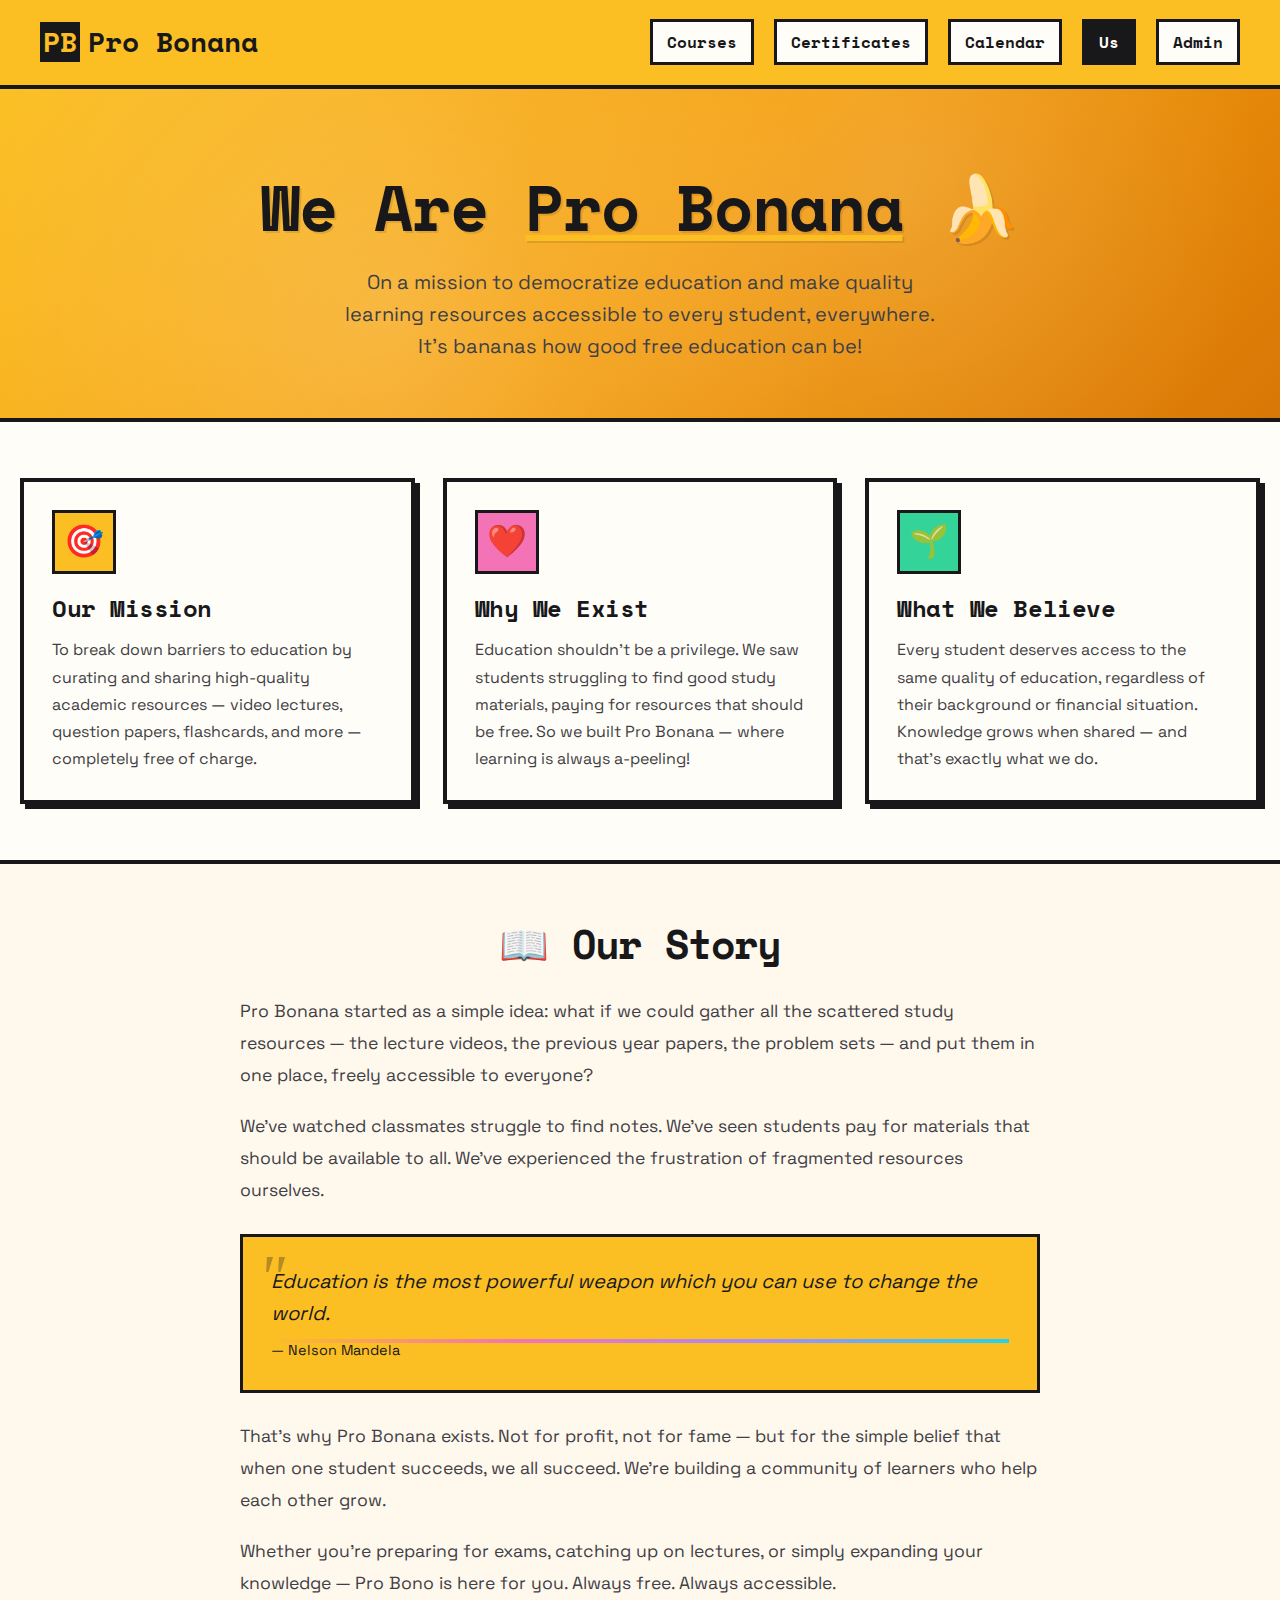
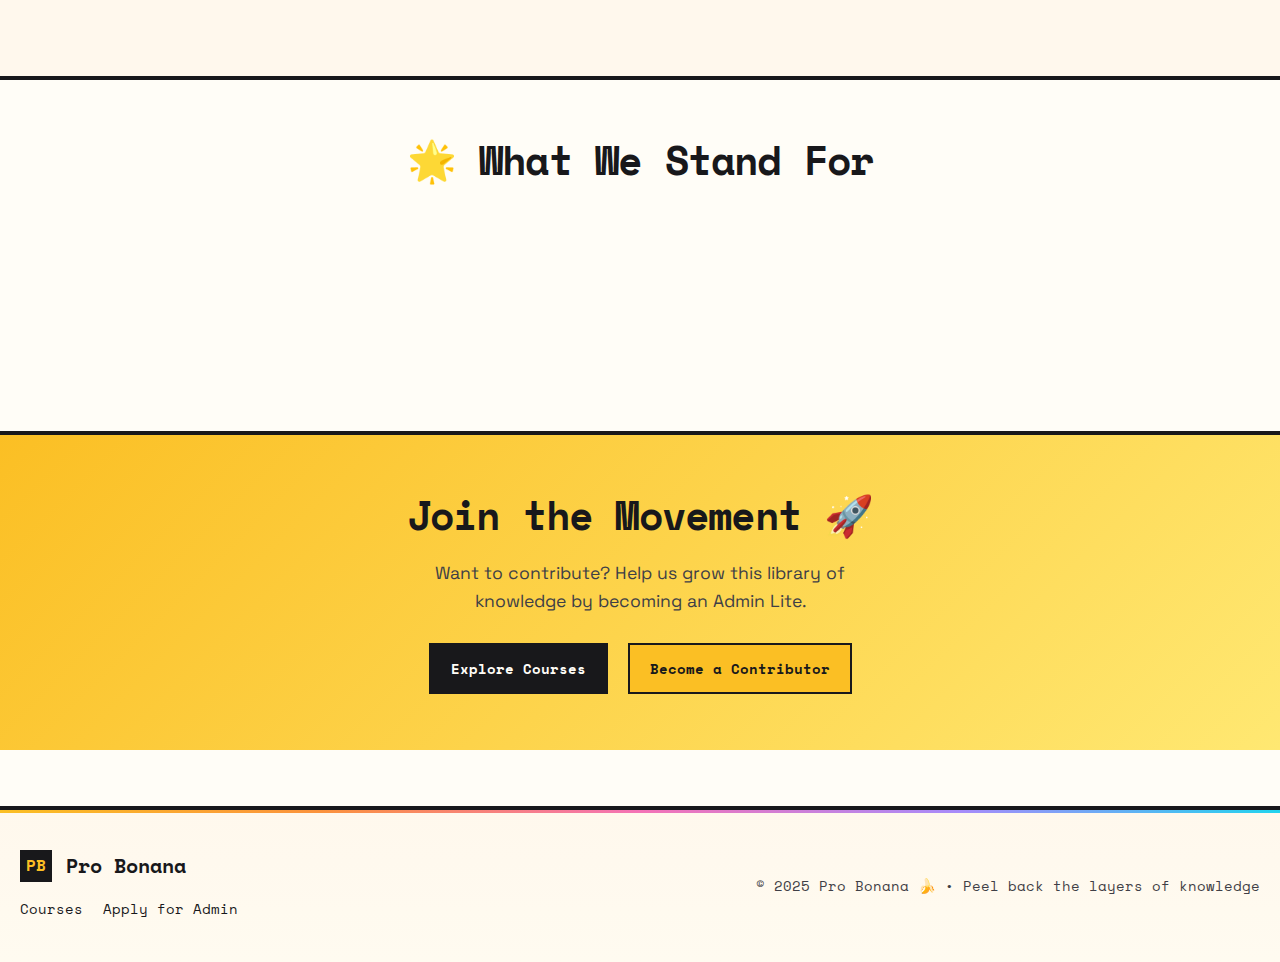
<file: us.html>
<!DOCTYPE html>
<html lang="en">

<head>
    <meta charset="UTF-8">
    <meta name="viewport" content="width=device-width, initial-scale=1.0">
    <meta name="description"
        content="Learn about Pro Bonana - Our mission to make quality education accessible to everyone.">
    <title>About Us | Pro Bonana</title>
    <link rel="preconnect" href="https://fonts.googleapis.com">
    <link rel="preconnect" href="https://fonts.gstatic.com" crossorigin>
    <link
        href="https://fonts.googleapis.com/css2?family=Space+Grotesk:wght@400;500;600;700&family=Space+Mono:wght@400;700&display=swap"
        rel="stylesheet">
    <link rel="stylesheet" href="styles.css">
    <style>
        .about-hero {
            background: var(--gradient-hero);
            border-bottom: var(--border-extra);
            padding: var(--space-3xl) 0 var(--space-2xl);
            text-align: center;
            position: relative;
            overflow: hidden;
        }

        .about-hero::before {
            content: '';
            position: absolute;
            inset: 0;
            background:
                radial-gradient(circle at 30% 70%, rgba(255, 255, 255, 0.2) 0%, transparent 50%),
                radial-gradient(circle at 70% 30%, rgba(255, 255, 255, 0.15) 0%, transparent 40%);
            pointer-events: none;
        }

        .about-hero h1 {
            font-size: clamp(2.5rem, 8vw, 4rem);
            margin-bottom: var(--space-md);
            letter-spacing: -0.02em;
            text-shadow: 2px 2px 0 rgba(0, 0, 0, 0.1);
            position: relative;
        }

        .about-hero p {
            font-size: clamp(1rem, 2.5vw, 1.25rem);
            max-width: 600px;
            margin: 0 auto;
            color: var(--text-secondary);
            line-height: 1.6;
            position: relative;
        }

        .mission-section {
            padding: var(--space-2xl) 0;
        }

        .mission-grid {
            display: grid;
            grid-template-columns: repeat(auto-fit, minmax(320px, 1fr));
            gap: var(--space-lg);
        }

        .mission-card {
            background: var(--bg-primary);
            border: var(--border-extra);
            box-shadow: var(--shadow-md);
            padding: var(--space-lg);
            transition: all 0.25s ease;
        }

        .mission-card:hover {
            transform: translate(-6px, -6px);
            box-shadow: 10px 10px 0 var(--border-color);
        }

        .mission-icon {
            width: 64px;
            height: 64px;
            border: var(--border-thick);
            display: flex;
            align-items: center;
            justify-content: center;
            font-size: 2rem;
            margin-bottom: var(--space-md);
        }

        .mission-card h3 {
            font-size: 1.5rem;
            margin-bottom: var(--space-sm);
        }

        .mission-card p {
            color: var(--text-secondary);
            line-height: 1.7;
        }

        .story-section {
            background: var(--bg-secondary);
            border-top: var(--border-extra);
            border-bottom: var(--border-extra);
            padding: var(--space-2xl) 0;
        }

        .story-content {
            max-width: 800px;
            margin: 0 auto;
        }

        .story-content h2 {
            font-size: 2.5rem;
            margin-bottom: var(--space-lg);
            text-align: center;
        }

        .story-content p {
            font-size: 1.1rem;
            line-height: 1.8;
            margin-bottom: var(--space-md);
            color: var(--text-secondary);
        }

        .story-content blockquote {
            background: var(--accent-yellow);
            border: var(--border-thick);
            padding: var(--space-lg);
            margin: var(--space-lg) 0;
            font-size: 1.25rem;
            font-style: italic;
            position: relative;
        }

        .story-content blockquote::before {
            content: '"';
            font-size: 4rem;
            position: absolute;
            top: -10px;
            left: 15px;
            font-family: Georgia, serif;
            color: var(--text-primary);
            opacity: 0.3;
        }

        .values-section {
            padding: var(--space-2xl) 0;
        }

        .values-section h2 {
            font-size: 2.5rem;
            text-align: center;
            margin-bottom: var(--space-lg);
        }

        .values-list {
            display: flex;
            flex-wrap: wrap;
            gap: var(--space-md);
            justify-content: center;
        }

        .value-item {
            background: var(--bg-primary);
            border: var(--border-thick);
            padding: var(--space-md) var(--space-lg);
            font-family: var(--font-mono);
            font-weight: 600;
            display: flex;
            align-items: center;
            gap: var(--space-sm);
            transition: all 0.2s ease;
        }

        .value-item:hover {
            transform: translateY(-4px);
            box-shadow: var(--shadow-sm);
        }

        .value-item:nth-child(1) {
            border-color: var(--accent-yellow);
        }

        .value-item:nth-child(2) {
            border-color: var(--accent-pink);
        }

        .value-item:nth-child(3) {
            border-color: var(--accent-green);
        }

        .value-item:nth-child(4) {
            border-color: var(--accent-purple);
        }

        .value-item:nth-child(5) {
            border-color: var(--accent-cyan);
        }

        .cta-section {
            background: linear-gradient(135deg, var(--accent-yellow) 0%, #FFE872 100%);
            border-top: var(--border-extra);
            padding: var(--space-2xl) 0;
            text-align: center;
        }

        .cta-section h2 {
            font-size: 2.5rem;
            margin-bottom: var(--space-md);
        }

        .cta-section p {
            font-size: 1.1rem;
            margin-bottom: var(--space-lg);
            max-width: 500px;
            margin-left: auto;
            margin-right: auto;
        }

        .cta-buttons {
            display: flex;
            gap: var(--space-md);
            justify-content: center;
            flex-wrap: wrap;
        }

        @media (max-width: 768px) {
            .about-hero h1 {
                font-size: 2.5rem;
            }

            .story-content h2,
            .values-section h2,
            .cta-section h2 {
                font-size: 2rem;
            }
        }
    </style>
</head>

<body>
    <!-- Header -->
    <header class="header">
        <div class="container header-content">
            <a href="index.html" class="logo">
                <div class="logo-icon">PB</div>
                <span>Pro Bonana</span>
            </a>
            <button class="nav-toggle" id="navToggle" aria-label="Toggle navigation" aria-expanded="false">
                <span></span>
                <span></span>
                <span></span>
            </button>
            <nav id="mainNav">
                <ul class="nav-links">
                    <li><a href="index.html">Courses</a></li>
                    <li><a href="certificate-courses.html">Certificates</a></li>
                    <li><a href="calendar.html">Calendar</a></li>
                    <li><a href="us.html" style="background: var(--text-primary); color: var(--bg-primary);">Us</a></li>
                    <li><a href="admin.html">Admin</a></li>
                </ul>
            </nav>
        </div>
    </header>

    <!-- Hero Section -->
    <section class="about-hero">
        <div class="container">
            <h1>We Are <span style="text-decoration: underline; text-decoration-color: var(--accent-yellow);">Pro
                    Bonana</span> 🍌</h1>
            <p>On a mission to democratize education and make quality learning resources accessible to every student,
                everywhere. It's bananas how good free education can be!</p>
        </div>
    </section>

    <!-- Mission Cards -->
    <section class="mission-section">
        <div class="container">
            <div class="mission-grid">
                <div class="mission-card">
                    <div class="mission-icon" style="background: var(--accent-yellow);">🎯</div>
                    <h3>Our Mission</h3>
                    <p>To break down barriers to education by curating and sharing high-quality academic resources —
                        video lectures, question papers, flashcards, and more — completely free of charge.</p>
                </div>
                <div class="mission-card">
                    <div class="mission-icon" style="background: var(--accent-pink);">❤️</div>
                    <h3>Why We Exist</h3>
                    <p>Education shouldn't be a privilege. We saw students struggling to find good study materials,
                        paying for resources that should be free. So we built Pro Bonana — where learning is always
                        a-peeling!</p>
                </div>
                <div class="mission-card">
                    <div class="mission-icon" style="background: var(--accent-green);">🌱</div>
                    <h3>What We Believe</h3>
                    <p>Every student deserves access to the same quality of education, regardless of their background or
                        financial situation. Knowledge grows when shared — and that's exactly what we do.</p>
                </div>
            </div>
        </div>
    </section>

    <!-- Story Section -->
    <section class="story-section">
        <div class="container">
            <div class="story-content">
                <h2>📖 Our Story</h2>
                <p>Pro Bonana started as a simple idea: what if we could gather all the scattered study resources — the
                    lecture videos, the previous year papers, the problem sets — and put them in one place, freely
                    accessible to everyone?</p>

                <p>We've watched classmates struggle to find notes. We've seen students pay for materials that should be
                    available to all. We've experienced the frustration of fragmented resources ourselves.</p>

                <blockquote>
                    Education is the most powerful weapon which you can use to change the world.
                    <footer style="font-style: normal; font-size: 0.9rem; margin-top: 10px;">— Nelson Mandela</footer>
                </blockquote>

                <p>That's why Pro Bonana exists. Not for profit, not for fame — but for the simple belief that when one
                    student succeeds, we all succeed. We're building a community of learners who help each other grow.
                </p>

                <p>Whether you're preparing for exams, catching up on lectures, or simply expanding your knowledge — Pro
                    Bono is here for you. Always free. Always accessible.</p>
            </div>
        </div>
    </section>

    <!-- Values Section -->
    <section class="values-section">
        <div class="container">
            <h2>🌟 What We Stand For</h2>
            <div class="values-list">
                <div class="value-item">✨ Accessibility First</div>
                <div class="value-item">🤝 Community Driven</div>
                <div class="value-item">📚 Quality Content</div>
                <div class="value-item">🔓 Always Free</div>
                <div class="value-item">💡 Student Empowerment</div>
            </div>
        </div>
    </section>

    <!-- CTA Section -->
    <section class="cta-section">
        <div class="container">
            <h2>Join the Movement 🚀</h2>
            <p>Want to contribute? Help us grow this library of knowledge by becoming an Admin Lite.</p>
            <div class="cta-buttons">
                <a href="index.html" class="btn btn-secondary">Explore Courses</a>
                <a href="apply-admin.html" class="btn btn-primary">Become a Contributor</a>
            </div>
        </div>
    </section>

    <!-- Footer -->
    <footer class="footer">
        <div class="container footer-content">
            <div class="footer-left">
                <div class="footer-logo">
                    <div class="logo-icon" style="width: 32px; height: 32px; font-size: 1rem;">PB</div>
                    <span>Pro Bonana</span>
                </div>
                <ul class="footer-links">
                    <li><a href="index.html">Courses</a></li>
                    <li><a href="apply-admin.html">Apply for Admin</a></li>
                </ul>
            </div>
            <p style="font-family: var(--font-mono); font-size: 0.9rem;">© 2025 Pro Bonana 🍌 • Peel back the layers of
                knowledge</p>
        </div>
    </footer>
    <script src="theme.js"></script>
</body>

</html>
</file>
<file: styles.css>
/* Pro Bonana - Neo Brutalism Design System */
/* Enhanced v3.0 - Polished with refined aesthetics */

/* ===== CSS Variables ===== */
:root {
  /* Colors - Warmer, more refined palette */
  --bg-primary: #FFFDF7;
  --bg-secondary: #FFF8ED;
  --bg-tertiary: #FFFBF0;
  --bg-card: #FFFFFF;
  --text-primary: #18181B;
  --text-secondary: #3F3F46;
  --text-muted: #71717A;
  --border-color: #18181B;

  /* Accent Colors - Refined vibrant palette */
  --accent-yellow: #FBBF24;
  --accent-yellow-light: #FDE68A;
  --accent-green: #34D399;
  --accent-green-light: #A7F3D0;
  --accent-pink: #F472B6;
  --accent-pink-light: #FBCFE8;
  --accent-purple: #A78BFA;
  --accent-purple-light: #DDD6FE;
  --accent-orange: #FB923C;
  --accent-cyan: #22D3EE;
  --accent-blue: #60A5FA;
  --accent-red: #F87171;

  /* Premium Gradients */
  --gradient-yellow: linear-gradient(135deg, #FBBF24 0%, #FDE047 50%, #FEF08A 100%);
  --gradient-green: linear-gradient(135deg, #34D399 0%, #6EE7B7 100%);
  --gradient-pink: linear-gradient(135deg, #F472B6 0%, #FB7185 100%);
  --gradient-purple: linear-gradient(135deg, #A78BFA 0%, #C4B5FD 100%);
  --gradient-hero: linear-gradient(135deg, #FBBF24 0%, #F59E0B 50%, #D97706 100%);
  --gradient-premium: linear-gradient(135deg, #667eea 0%, #764ba2 100%);

  /* Borders - Slightly softer */
  --border-thin: 2px solid var(--border-color);
  --border-thick: 3px solid var(--border-color);
  --border-extra: 4px solid var(--border-color);

  /* Shadows - Refined Neo Brutalism with subtle depth */
  --shadow-xs: 2px 2px 0 var(--border-color);
  --shadow-sm: 3px 3px 0 var(--border-color);
  --shadow-md: 5px 5px 0 var(--border-color);
  --shadow-lg: 7px 7px 0 var(--border-color);
  --shadow-xl: 10px 10px 0 var(--border-color);
  --shadow-soft: 0 4px 20px rgba(0, 0, 0, 0.08);
  --shadow-glow: 0 0 30px rgba(251, 191, 36, 0.3);

  /* Typography */
  --font-primary: 'Space Grotesk', -apple-system, BlinkMacSystemFont, sans-serif;
  --font-mono: 'Space Mono', ui-monospace, monospace;

  /* Spacing - More refined scale */
  --space-2xs: 0.25rem;
  --space-xs: 0.5rem;
  --space-sm: 0.875rem;
  --space-md: 1.25rem;
  --space-lg: 1.75rem;
  --space-xl: 2.5rem;
  --space-2xl: 3.5rem;
  --space-3xl: 5rem;

  /* Border Radius */
  --radius-xs: 2px;
  --radius-sm: 4px;
  --radius-md: 6px;
  --radius-lg: 12px;

  /* Transitions - Smoother */
  --transition-fast: 0.15s cubic-bezier(0.4, 0, 0.2, 1);
  --transition-smooth: 0.25s cubic-bezier(0.4, 0, 0.2, 1);
  --transition-bounce: 0.4s cubic-bezier(0.68, -0.55, 0.265, 1.55);

  /* Z-Index Scale */
  --z-dropdown: 100;
  --z-sticky: 200;
  --z-modal: 1000;
  --z-toast: 9000;
  --z-loader: 9999;
}

/* ===== Dark Mode Variables ===== */
[data-theme="dark"] {
  /* IMPORTANT: Keep borders BLACK for Neo Brutalism aesthetic */
  --border-color: #1A1A1A;

  /* Dark backgrounds */
  --bg-primary: #1E1E1E;
  --bg-secondary: #2A2A2A;
  --bg-tertiary: #333333;

  /* Bright text for legibility */
  --text-primary: #FFFFFF;
  --text-secondary: #D0D0D0;
  --text-muted: #A0A0A0;

  /* Accent colors stay vibrant */
  --accent-yellow: #FFD93D;
  --accent-green: #6BCB77;
  --accent-pink: #FF6B9D;
  --accent-purple: #A66CFF;
  --accent-orange: #FF9F45;
  --accent-cyan: #4ECDC4;
  --accent-blue: #5B8DEE;
  --accent-red: #FF6B6B;

  /* Shadows stay BLACK */
  --shadow-sm: 4px 4px 0 #1A1A1A;
  --shadow-md: 6px 6px 0 #1A1A1A;
  --shadow-lg: 8px 8px 0 #1A1A1A;
  --shadow-xl: 12px 12px 0 #1A1A1A;
}

/* Dark mode transitions */
body,
.header,
.card,
.btn,
.form-input,
.form-textarea,
.form-select,
.nav-links a,
.modal,
.modal-header,
.admin-sidebar,
.admin-table,
.footer,
.toast,
.filter-pill,
.search-input,
.resource-item,
.tag,
.badge,
.stats-bar,
.login-card {
  transition: background-color 0.3s ease, color 0.3s ease;
}

/* ===== Dark Mode Component Overrides ===== */

/* Header */
[data-theme="dark"] .header {
  background: var(--accent-yellow);
}

[data-theme="dark"] .logo-icon {
  background: #1A1A1A;
  color: var(--accent-yellow);
}

[data-theme="dark"] .nav-links a {
  background: var(--bg-primary);
  color: var(--text-primary);
  border-color: #1A1A1A;
}

[data-theme="dark"] .nav-links a:hover {
  background: #1A1A1A;
  color: var(--bg-primary);
}

/* Hero Section */
[data-theme="dark"] .hero {
  background: linear-gradient(135deg, #2A2A2A 0%, #1E1E1E 100%);
  border-bottom-color: #1A1A1A;
}

[data-theme="dark"] .hero h1,
[data-theme="dark"] .hero p {
  color: var(--text-primary);
}

/* Cards */
[data-theme="dark"] .card {
  background: var(--bg-secondary);
  border-color: #1A1A1A;
}

[data-theme="dark"] .card-header {
  border-bottom-color: #1A1A1A;
}

[data-theme="dark"] .card-title {
  color: var(--text-primary);
}

[data-theme="dark"] .card-description {
  color: var(--text-secondary);
}

/* Buttons */
[data-theme="dark"] .btn {
  background: var(--bg-secondary);
  color: var(--text-primary);
  border-color: #1A1A1A;
}

[data-theme="dark"] .btn-primary {
  background: var(--accent-yellow);
  color: #1A1A1A;
}

[data-theme="dark"] .btn-secondary {
  background: #1A1A1A;
  color: var(--text-primary);
}

[data-theme="dark"] .btn-danger {
  background: var(--accent-pink);
  color: #1A1A1A;
}

[data-theme="dark"] .btn-success {
  background: var(--accent-blue);
  color: #1A1A1A;
}

/* Footer */
[data-theme="dark"] .footer {
  background: var(--bg-secondary);
  border-top-color: #1A1A1A;
}

/* Stats Bar */
[data-theme="dark"] .stats-bar {
  background: var(--bg-secondary);
  border-color: #1A1A1A;
}

[data-theme="dark"] .stat-value {
  color: var(--text-primary);
}

[data-theme="dark"] .stat-label {
  color: var(--text-secondary);
}

/* Filter Pills */
[data-theme="dark"] .filter-pill {
  background: var(--bg-secondary);
  color: var(--text-primary);
  border-color: #1A1A1A;
}

[data-theme="dark"] .filter-pill.active {
  background: var(--accent-yellow);
  color: #1A1A1A;
}

[data-theme="dark"] .filter-label {
  color: var(--text-primary);
}

/* Search Input */
[data-theme="dark"] .search-input {
  background: var(--bg-secondary);
  color: var(--text-primary);
  border-color: #1A1A1A;
}

[data-theme="dark"] .search-input::placeholder {
  color: var(--text-muted);
}

/* Tags */
[data-theme="dark"] .tag {
  background: var(--bg-tertiary);
  border-color: #1A1A1A;
  color: var(--text-primary);
}

/* Resource Items */
[data-theme="dark"] .resource-item {
  background: var(--bg-secondary);
  border-color: #1A1A1A;
}

[data-theme="dark"] .resource-title {
  color: var(--text-primary);
}

[data-theme="dark"] .resource-link {
  background: var(--accent-yellow);
  color: #1A1A1A;
  border-color: #1A1A1A;
}

/* Modals */
[data-theme="dark"] .modal {
  background: var(--bg-secondary);
  border-color: #1A1A1A;
}

[data-theme="dark"] .modal-header {
  background: var(--accent-yellow);
  border-bottom-color: #1A1A1A;
  color: #1A1A1A;
}

[data-theme="dark"] .modal-title {
  color: #1A1A1A;
}

[data-theme="dark"] .modal-close {
  background: var(--bg-primary);
  color: var(--text-primary);
  border-color: #1A1A1A;
}

[data-theme="dark"] .modal-body {
  color: var(--text-primary);
}

[data-theme="dark"] .modal-footer {
  border-top-color: #1A1A1A;
}

/* Admin Sidebar */
[data-theme="dark"] .admin-sidebar {
  background: var(--bg-secondary);
  border-right-color: #1A1A1A;
}

[data-theme="dark"] .admin-sidebar h3 {
  color: var(--text-primary);
}

[data-theme="dark"] .sidebar-nav a {
  color: var(--text-primary);
}

[data-theme="dark"] .sidebar-nav a:hover,
[data-theme="dark"] .sidebar-nav a.active {
  background: var(--bg-tertiary);
  border-color: #1A1A1A;
}

/* Admin Tables */
[data-theme="dark"] .admin-table {
  border-color: #1A1A1A;
}

[data-theme="dark"] .admin-table th {
  background: var(--bg-tertiary);
  color: var(--text-primary);
  border-color: #1A1A1A;
}

[data-theme="dark"] .admin-table td {
  color: var(--text-primary);
  border-color: #1A1A1A;
}

[data-theme="dark"] .admin-table tr:hover td {
  background: var(--bg-tertiary);
}

/* Form Elements */
[data-theme="dark"] .form-input,
[data-theme="dark"] .form-textarea,
[data-theme="dark"] .form-select {
  background: var(--bg-tertiary);
  color: var(--text-primary);
  border-color: #1A1A1A;
}

[data-theme="dark"] .form-input::placeholder,
[data-theme="dark"] .form-textarea::placeholder {
  color: var(--text-muted);
}

[data-theme="dark"] .form-label {
  color: var(--text-primary);
}

/* Login Card */
[data-theme="dark"] .login-card {
  background: var(--bg-secondary);
  border-color: #1A1A1A;
}

[data-theme="dark"] .login-header h2,
[data-theme="dark"] .login-header p {
  color: var(--text-primary);
}

[data-theme="dark"] .login-icon {
  border-color: #1A1A1A;
}

/* Loader */
[data-theme="dark"] .loader-overlay {
  background: var(--bg-primary);
}

[data-theme="dark"] .loader-logo {
  background: var(--accent-yellow);
  color: #1A1A1A;
  border-color: #1A1A1A;
}

[data-theme="dark"] .loader-text {
  color: var(--text-primary);
}

[data-theme="dark"] .loader-dots span {
  background: var(--text-primary);
}

/* Empty State */
[data-theme="dark"] .empty-state {
  border-color: #1A1A1A;
  color: var(--text-primary);
}

[data-theme="dark"] .empty-state h3 {
  color: var(--text-primary);
}

[data-theme="dark"] .empty-state p {
  color: var(--text-secondary);
}

/* Video Cards */
[data-theme="dark"] .video-card {
  background: var(--bg-secondary);
  border-color: #1A1A1A;
}

[data-theme="dark"] .video-title {
  color: var(--text-primary);
}

[data-theme="dark"] .video-embed {
  border-bottom-color: #1A1A1A;
}

/* Course Header */
[data-theme="dark"] .course-header {
  background: var(--bg-secondary);
  border-color: #1A1A1A;
}

[data-theme="dark"] .course-header h1 {
  color: var(--text-primary);
}

/* Section Title */
[data-theme="dark"] .section-title {
  color: var(--text-primary);
  border-bottom-color: #1A1A1A;
}

/* Back Link */
[data-theme="dark"] .back-link {
  background: var(--bg-secondary);
  color: var(--text-primary);
  border-color: #1A1A1A;
}

[data-theme="dark"] .back-link:hover {
  background: var(--accent-yellow);
  color: #1A1A1A;
}

/* Badges */
[data-theme="dark"] .badge-semester {
  border-color: #1A1A1A;
}

[data-theme="dark"] .badge-subject {
  border-color: #1A1A1A;
}

/* Page Title */
[data-theme="dark"] .page-title {
  border-bottom-color: #1A1A1A;
}

[data-theme="dark"] .page-title h1 {
  color: var(--text-primary);
}

/* Scrollbar */
[data-theme="dark"] ::-webkit-scrollbar-track {
  background: var(--bg-secondary);
  border-left-color: #1A1A1A;
}

[data-theme="dark"] ::-webkit-scrollbar-thumb {
  background: var(--accent-yellow);
  border-color: #1A1A1A;
}

/* Selection */
[data-theme="dark"] ::selection {
  background: var(--accent-yellow);
  color: #1A1A1A;
}

/* Error Message */
[data-theme="dark"] .error-message {
  border-color: #1A1A1A;
}

/* ===== Dark Mode Toggle (Header) ===== */
.theme-toggle {
  width: 40px;
  height: 40px;
  border: var(--border-thick);
  border-radius: 50%;
  background: var(--bg-primary);
  color: #1A1A1A;
  font-size: 1.2rem;
  cursor: pointer;
  display: flex;
  align-items: center;
  justify-content: center;
  transition: all 0.2s ease;
}

.theme-toggle:hover {
  transform: scale(1.1) rotate(15deg);
  background: var(--accent-yellow);
  box-shadow: var(--shadow-sm);
}

.theme-toggle:active {
  transform: scale(0.95);
}

[data-theme="dark"] .theme-toggle {
  background: var(--bg-tertiary);
  color: var(--accent-yellow);
  border-color: #1A1A1A;
}

[data-theme="dark"] .theme-toggle:hover {
  background: var(--accent-yellow);
  color: #1A1A1A;
}

/* ===== Apply Admin Link (Subtle) ===== */
.apply-admin-link {
  font-family: var(--font-mono);
  font-size: 0.85rem;
  color: var(--text-muted);
  text-decoration: none;
  padding: var(--space-xs) var(--space-sm);
  border: 2px dashed var(--text-muted);
  background: transparent;
  display: inline-flex;
  align-items: center;
  gap: var(--space-xs);
  transition: all 0.2s ease;
  opacity: 0.7;
}

.apply-admin-link:hover {
  opacity: 1;
  color: var(--text-secondary);
  border-color: var(--text-secondary);
  border-style: solid;
  transform: translateY(-2px);
}

[data-theme="dark"] .apply-admin-link {
  color: var(--text-muted);
  border-color: var(--text-muted);
}

[data-theme="dark"] .apply-admin-link:hover {
  color: var(--text-secondary);
  border-color: var(--text-secondary);
}

/* ===== Keyframe Animations ===== */
@keyframes pulse {

  0%,
  100% {
    transform: scale(1);
  }

  50% {
    transform: scale(1.05);
  }
}

@keyframes bounce {

  0%,
  100% {
    transform: translateY(0);
  }

  50% {
    transform: translateY(-10px);
  }
}

@keyframes shake {

  0%,
  100% {
    transform: translateX(0);
  }

  25% {
    transform: translateX(-5px);
  }

  75% {
    transform: translateX(5px);
  }
}

@keyframes fadeIn {
  from {
    opacity: 0;
    transform: translateY(20px);
  }

  to {
    opacity: 1;
    transform: translateY(0);
  }
}

@keyframes slideIn {
  from {
    opacity: 0;
    transform: translateX(-20px);
  }

  to {
    opacity: 1;
    transform: translateX(0);
  }
}

@keyframes loaderSpin {
  0% {
    transform: rotate(0deg);
  }

  100% {
    transform: rotate(360deg);
  }
}

@keyframes loaderPulse {

  0%,
  100% {
    transform: scale(1);
    box-shadow: 0 0 0 0 rgba(255, 217, 61, 0.7);
  }

  50% {
    transform: scale(1.1);
    box-shadow: 0 0 0 20px rgba(255, 217, 61, 0);
  }
}

@keyframes textReveal {
  0% {
    opacity: 0;
    letter-spacing: 0.5em;
  }

  100% {
    opacity: 1;
    letter-spacing: -0.02em;
  }
}

@keyframes cardFloat {

  0%,
  100% {
    transform: translateY(0);
  }

  50% {
    transform: translateY(-5px);
  }
}

@keyframes shimmer {
  0% {
    background-position: -200% 0;
  }

  100% {
    background-position: 200% 0;
  }
}

/* ===== Reset & Base ===== */
*,
*::before,
*::after {
  box-sizing: border-box;
  margin: 0;
  padding: 0;
}

html {
  font-size: 16px;
  scroll-behavior: smooth;
}

body {
  font-family: var(--font-primary);
  background-color: var(--bg-primary);
  color: var(--text-primary);
  line-height: 1.6;
  min-height: 100vh;
}

/* ===== Typography ===== */
h1,
h2,
h3,
h4,
h5,
h6 {
  font-family: var(--font-mono);
  font-weight: 700;
  line-height: 1.2;
  letter-spacing: -0.02em;
}

h1 {
  font-size: 3rem;
}

h2 {
  font-size: 2.25rem;
}

h3 {
  font-size: 1.75rem;
}

h4 {
  font-size: 1.25rem;
}

p {
  font-size: 1rem;
  color: var(--text-secondary);
}

a {
  color: var(--text-primary);
  text-decoration: none;
}

/* ===== Layout ===== */
.container {
  max-width: 1400px;
  margin: 0 auto;
  padding: 0 var(--space-md);
}

/* ===== Header ===== */
.header {
  background: var(--accent-yellow);
  border-bottom: var(--border-extra);
  padding: var(--space-md) 0;
  position: sticky;
  top: 0;
  z-index: 100;
}

.header-content {
  display: flex;
  justify-content: space-between;
  align-items: center;
}

.logo {
  font-family: var(--font-mono);
  font-size: 1.75rem;
  font-weight: 700;
  display: flex;
  align-items: center;
  gap: var(--space-xs);
}

.logo-icon {
  width: 40px;
  height: 40px;
  background: var(--text-primary);
  border: var(--border-thick);
  display: flex;
  align-items: center;
  justify-content: center;
  color: var(--accent-yellow);
  font-weight: 900;
}

.nav-links {
  display: flex;
  gap: var(--space-md);
  list-style: none;
}

.nav-links a {
  font-family: var(--font-mono);
  font-weight: 600;
  padding: var(--space-xs) var(--space-sm);
  border: var(--border-thick);
  background: var(--bg-primary);
  transition: all 0.15s ease;
}

.nav-links a:hover {
  background: var(--text-primary);
  color: var(--bg-primary);
  transform: translate(-2px, -2px);
  box-shadow: var(--shadow-sm);
}

/* ===== Main Content ===== */
.main {
  padding: var(--space-xl) 0;
}

.page-title {
  margin-bottom: var(--space-lg);
  padding-bottom: var(--space-sm);
  border-bottom: var(--border-thick);
}

/* ===== Cards ===== */
.card {
  background: var(--bg-card);
  border: var(--border-thick);
  box-shadow: var(--shadow-sm);
  padding: var(--space-lg);
  transition: all var(--transition-smooth);
  position: relative;
}

.card:hover {
  transform: translate(-3px, -3px);
  box-shadow: var(--shadow-md);
}

.card-header {
  height: 6px;
  margin: calc(-1 * var(--space-lg));
  margin-bottom: var(--space-md);
  border-bottom: var(--border-thin);
  border-radius: var(--radius-xs) var(--radius-xs) 0 0;
}

.card-title {
  font-size: clamp(1.25rem, 3vw, 1.5rem);
  margin-bottom: var(--space-xs);
  line-height: 1.3;
}

.card-description {
  font-size: 0.9rem;
  margin-bottom: var(--space-md);
  line-height: 1.5;
  color: var(--text-secondary);
}

/* ===== Course Grid ===== */
.course-grid {
  display: grid;
  grid-template-columns: repeat(auto-fill, minmax(320px, 1fr));
  gap: var(--space-lg);
}

.course-card {
  cursor: pointer;
}

.course-card .card-meta {
  display: flex;
  gap: var(--space-sm);
  margin-top: var(--space-md);
  flex-wrap: wrap;
}

.tag {
  font-family: var(--font-mono);
  font-size: 0.75rem;
  font-weight: 600;
  padding: 4px 10px;
  background: var(--bg-secondary);
  border: var(--border-thin);
}

/* ===== Buttons ===== */
.btn {
  font-family: var(--font-mono);
  font-size: 0.9rem;
  font-weight: 600;
  padding: 0.75rem 1.25rem;
  border: var(--border-thin);
  background: var(--bg-card);
  cursor: pointer;
  transition: all var(--transition-fast);
  display: inline-flex;
  align-items: center;
  justify-content: center;
  gap: var(--space-xs);
  text-decoration: none;
  white-space: nowrap;
}

.btn:hover {
  transform: translate(-2px, -2px);
  box-shadow: var(--shadow-xs);
}

.btn:active {
  transform: translate(0, 0);
  box-shadow: none;
}

.btn-primary {
  background: var(--accent-yellow);
  border-color: var(--border-color);
  color: var(--text-primary);
}

.btn-primary:hover {
  background: var(--accent-yellow-light);
  box-shadow: var(--shadow-sm), var(--shadow-glow);
}

.btn-secondary {
  background: var(--text-primary);
  color: var(--bg-primary);
  border-color: var(--text-primary);
}

.btn-secondary:hover {
  background: var(--text-secondary);
}

.btn-danger {
  background: var(--accent-pink);
  color: var(--text-primary);
}

.btn-danger:hover {
  background: var(--accent-pink-light);
}

.btn-success {
  background: var(--accent-green);
  color: var(--text-primary);
}

.btn-success:hover {
  background: var(--accent-green-light);
}

.btn-outline {
  background: transparent;
  border: var(--border-thin);
}

.btn-outline:hover {
  background: var(--bg-secondary);
}

/* ===== Forms ===== */
.form-group {
  margin-bottom: var(--space-md);
}

.form-label {
  display: block;
  font-family: var(--font-mono);
  font-weight: 600;
  margin-bottom: var(--space-xs);
  font-size: 0.9rem;
}

.form-input,
.form-textarea,
.form-select {
  width: 100%;
  font-family: var(--font-primary);
  font-size: 1rem;
  padding: var(--space-sm);
  border: var(--border-thick);
  background: var(--bg-primary);
  transition: all 0.15s ease;
}

.form-input:focus,
.form-textarea:focus,
.form-select:focus {
  outline: none;
  box-shadow: var(--shadow-sm);
  transform: translate(-2px, -2px);
}

.form-textarea {
  min-height: 100px;
  resize: vertical;
}

/* ===== Course Detail Page ===== */
.course-header {
  padding: var(--space-lg);
  border: var(--border-extra);
  box-shadow: var(--shadow-lg);
  margin-bottom: var(--space-xl);
}

.course-header h1 {
  margin-bottom: var(--space-xs);
}

.section {
  margin-bottom: var(--space-xl);
}

.section-title {
  font-size: 1.5rem;
  margin-bottom: var(--space-md);
  padding-bottom: var(--space-xs);
  border-bottom: var(--border-thick);
  display: flex;
  align-items: center;
  gap: var(--space-sm);
}

.section-icon {
  width: 36px;
  height: 36px;
  display: flex;
  align-items: center;
  justify-content: center;
  border: var(--border-thick);
  font-size: 1.2rem;
}

/* ===== Video Grid ===== */
.video-grid {
  display: grid;
  grid-template-columns: repeat(auto-fill, minmax(350px, 1fr));
  gap: var(--space-lg);
}

.video-card {
  border: var(--border-extra);
  background: var(--bg-primary);
  overflow: hidden;
}

.video-embed {
  width: 100%;
  aspect-ratio: 16/9;
  border-bottom: var(--border-thick);
}

.video-embed iframe {
  width: 100%;
  height: 100%;
  border: none;
}

.video-title {
  font-family: var(--font-mono);
  font-size: 1rem;
  font-weight: 600;
  padding: var(--space-sm);
}

/* ===== Resource List ===== */
.resource-list {
  display: flex;
  flex-direction: column;
  gap: var(--space-sm);
}

.resource-item {
  display: flex;
  align-items: center;
  justify-content: space-between;
  padding: var(--space-sm) var(--space-md);
  border: var(--border-thick);
  background: var(--bg-primary);
  transition: all 0.15s ease;
}

.resource-item:hover {
  transform: translate(-2px, -2px);
  box-shadow: var(--shadow-sm);
}

.resource-info {
  display: flex;
  align-items: center;
  gap: var(--space-sm);
}

.resource-icon {
  width: 32px;
  height: 32px;
  display: flex;
  align-items: center;
  justify-content: center;
  background: var(--accent-orange);
  border: var(--border-thin);
  font-size: 1rem;
}

.resource-title {
  font-family: var(--font-mono);
  font-weight: 600;
}

.resource-link {
  font-family: var(--font-mono);
  font-size: 0.85rem;
  padding: 6px 12px;
  background: var(--text-primary);
  color: var(--bg-primary);
  border: var(--border-thin);
  transition: all 0.15s ease;
}

.resource-link:hover {
  background: var(--accent-yellow);
  color: var(--text-primary);
}

/* ===== Admin Login ===== */
.login-container {
  display: flex;
  min-height: calc(100vh - 80px);
  align-items: center;
  justify-content: center;
  padding: var(--space-lg);
}

.login-card {
  width: 100%;
  max-width: 420px;
  padding: var(--space-lg);
  background: var(--bg-primary);
  border: var(--border-extra);
  box-shadow: var(--shadow-lg);
}

.login-header {
  text-align: center;
  margin-bottom: var(--space-lg);
}

.login-icon {
  width: 80px;
  height: 80px;
  margin: 0 auto var(--space-md);
  display: flex;
  align-items: center;
  justify-content: center;
  background: var(--accent-purple);
  border: var(--border-extra);
  font-size: 2rem;
}

.error-message {
  background: var(--accent-pink);
  border: var(--border-thick);
  padding: var(--space-sm);
  margin-bottom: var(--space-md);
  font-family: var(--font-mono);
  font-size: 0.9rem;
  display: none;
}

.error-message.show {
  display: block;
}

/* ===== Admin Dashboard ===== */
.admin-layout {
  display: grid;
  grid-template-columns: 280px 1fr;
  min-height: calc(100vh - 80px);
}

.admin-sidebar {
  background: var(--bg-secondary);
  border-right: var(--border-extra);
  padding: var(--space-lg);
}

.sidebar-nav {
  list-style: none;
}

.sidebar-nav li {
  margin-bottom: var(--space-xs);
}

.sidebar-nav a {
  display: flex;
  align-items: center;
  gap: var(--space-sm);
  padding: var(--space-sm);
  font-family: var(--font-mono);
  font-weight: 600;
  border: 2px solid transparent;
  transition: all 0.15s ease;
}

.sidebar-nav a:hover,
.sidebar-nav a.active {
  background: var(--bg-primary);
  border: var(--border-thin);
}

.admin-content {
  padding: var(--space-lg);
}

.admin-header {
  display: flex;
  justify-content: space-between;
  align-items: center;
  margin-bottom: var(--space-lg);
  padding-bottom: var(--space-md);
  border-bottom: var(--border-thick);
}

/* ===== Admin Tables ===== */
.admin-table {
  width: 100%;
  border-collapse: separate;
  border-spacing: 0;
  border: var(--border-thick);
}

.admin-table th,
.admin-table td {
  padding: var(--space-sm);
  text-align: left;
  border-bottom: var(--border-thin);
}

.admin-table th {
  font-family: var(--font-mono);
  background: var(--bg-secondary);
  font-weight: 700;
}

.admin-table tr:last-child td {
  border-bottom: none;
}

.admin-table tr:hover td {
  background: var(--bg-secondary);
}

.table-actions {
  display: flex;
  gap: var(--space-xs);
}

.table-actions .btn {
  padding: 6px 12px;
  font-size: 0.85rem;
}

/* ===== Modal ===== */
.modal-overlay {
  position: fixed;
  top: 0;
  left: 0;
  right: 0;
  bottom: 0;
  background: rgba(0, 0, 0, 0.5);
  display: flex;
  align-items: center;
  justify-content: center;
  z-index: 1000;
  opacity: 0;
  visibility: hidden;
  transition: all 0.2s ease;
}

.modal-overlay.show {
  opacity: 1;
  visibility: visible;
}

.modal {
  background: var(--bg-primary);
  border: var(--border-extra);
  box-shadow: var(--shadow-lg);
  width: 100%;
  max-width: 600px;
  max-height: 90vh;
  overflow-y: auto;
  transform: translateY(20px);
  transition: transform 0.2s ease;
}

.modal-overlay.show .modal {
  transform: translateY(0);
}

.modal-header {
  display: flex;
  justify-content: space-between;
  align-items: center;
  padding: var(--space-md);
  border-bottom: var(--border-thick);
  background: var(--accent-yellow);
}

.modal-title {
  font-size: 1.25rem;
}

.modal-close {
  width: 36px;
  height: 36px;
  display: flex;
  align-items: center;
  justify-content: center;
  background: var(--bg-primary);
  border: var(--border-thick);
  font-size: 1.5rem;
  cursor: pointer;
  transition: all 0.15s ease;
}

.modal-close:hover {
  background: var(--text-primary);
  color: var(--bg-primary);
}

.modal-body {
  padding: var(--space-lg);
}

.modal-footer {
  padding: var(--space-md);
  border-top: var(--border-thick);
  display: flex;
  justify-content: flex-end;
  gap: var(--space-sm);
}

/* ===== Empty State ===== */
.empty-state {
  text-align: center;
  padding: var(--space-xl);
  border: var(--border-thick);
  border-style: dashed;
}

.empty-state-icon {
  font-size: 3rem;
  margin-bottom: var(--space-md);
}

.empty-state h3 {
  margin-bottom: var(--space-xs);
}

.empty-state p {
  margin-bottom: var(--space-md);
}

/* ===== Back Button ===== */
.back-link {
  display: inline-flex;
  align-items: center;
  gap: var(--space-xs);
  font-family: var(--font-mono);
  font-weight: 600;
  margin-bottom: var(--space-lg);
  padding: var(--space-xs) var(--space-sm);
  border: var(--border-thick);
  background: var(--bg-primary);
  transition: all 0.15s ease;
}

.back-link:hover {
  background: var(--accent-yellow);
  transform: translate(-2px, -2px);
  box-shadow: var(--shadow-sm);
}

/* ===== Color Picker ===== */
.color-options {
  display: flex;
  gap: var(--space-sm);
  flex-wrap: wrap;
}

.color-option {
  width: 40px;
  height: 40px;
  border: var(--border-thick);
  cursor: pointer;
  transition: all 0.15s ease;
}

.color-option:hover,
.color-option.selected {
  transform: scale(1.1);
  box-shadow: var(--shadow-sm);
}

/* ===== Utility Classes ===== */
.text-center {
  text-align: center;
}

.mt-sm {
  margin-top: var(--space-sm);
}

.mt-md {
  margin-top: var(--space-md);
}

.mt-lg {
  margin-top: var(--space-lg);
}

.mb-sm {
  margin-bottom: var(--space-sm);
}

.mb-md {
  margin-bottom: var(--space-md);
}

.mb-lg {
  margin-bottom: var(--space-lg);
}

/* ===== Mobile Navigation Toggle ===== */
.nav-toggle {
  display: none;
  flex-direction: column;
  justify-content: center;
  align-items: center;
  width: 44px;
  height: 44px;
  background: var(--bg-primary);
  border: var(--border-thick);
  cursor: pointer;
  gap: 5px;
  transition: all 0.2s ease;
}

.nav-toggle span {
  display: block;
  width: 22px;
  height: 3px;
  background: var(--text-primary);
  border-radius: 2px;
  transition: all 0.3s ease;
}

.nav-toggle.active span:nth-child(1) {
  transform: rotate(45deg) translate(5px, 5px);
}

.nav-toggle.active span:nth-child(2) {
  opacity: 0;
  transform: translateX(-10px);
}

.nav-toggle.active span:nth-child(3) {
  transform: rotate(-45deg) translate(6px, -6px);
}

.nav-toggle:hover {
  background: var(--accent-yellow);
  box-shadow: var(--shadow-sm);
  transform: translate(-2px, -2px);
}

/* ===== Responsive ===== */

/* Extra Small Devices (phones in portrait) */
@media (max-width: 480px) {
  html {
    font-size: 14px;
  }

  h1 {
    font-size: 1.75rem;
  }

  h2 {
    font-size: 1.5rem;
  }

  h3 {
    font-size: 1.25rem;
  }

  .container {
    padding: 0 var(--space-sm);
  }

  .hero {
    padding: var(--space-lg) 0;
    margin-bottom: var(--space-md);
  }

  .hero h1 {
    font-size: 2rem;
    line-height: 1.2;
  }

  .hero p {
    font-size: 1rem;
    padding: 0 var(--space-sm);
  }

  .stats-bar {
    flex-wrap: wrap;
    gap: var(--space-sm);
    padding: var(--space-sm);
  }

  .stat-item {
    flex: 1 1 calc(50% - var(--space-sm));
    min-width: 80px;
    padding: var(--space-xs);
  }

  .stat-value {
    font-size: 1.5rem;
  }

  .stat-label {
    font-size: 0.7rem;
  }

  .card {
    padding: var(--space-sm);
  }

  .card-title {
    font-size: 1.2rem;
  }

  .card-description {
    font-size: 0.9rem;
  }

  .btn {
    padding: var(--space-sm);
    font-size: 0.9rem;
    min-height: 44px;
    width: 100%;
    justify-content: center;
  }

  .modal {
    margin: var(--space-sm);
    max-height: calc(100vh - var(--space-lg));
  }

  .modal-body {
    padding: var(--space-md);
  }

  .resource-item {
    flex-direction: column;
    align-items: flex-start;
    gap: var(--space-sm);
    padding: var(--space-sm);
  }

  .resource-link {
    width: 100%;
    text-align: center;
    padding: var(--space-sm);
    min-height: 44px;
    display: flex;
    align-items: center;
    justify-content: center;
  }

  .footer-content {
    flex-direction: column;
    text-align: center;
  }

  .footer-left {
    align-items: center;
  }

  .footer-links {
    flex-direction: column;
    gap: var(--space-sm);
  }

  /* Touch-friendly table actions */
  .table-actions {
    flex-direction: column;
    gap: var(--space-xs);
  }

  .table-actions .btn {
    width: 100%;
    min-height: 40px;
  }
}

/* Small Devices (phones in landscape, small tablets) */
@media (max-width: 768px) {
  h1 {
    font-size: 2rem;
  }

  h2 {
    font-size: 1.75rem;
  }

  /* Header with hamburger menu */
  .header {
    padding: var(--space-sm) 0;
  }

  .header-content {
    flex-direction: row;
    justify-content: space-between;
    align-items: center;
    position: relative;
  }

  .logo {
    font-size: 1.25rem;
  }

  .logo-icon {
    width: 36px;
    height: 36px;
    font-size: 0.9rem;
  }

  .nav-toggle {
    display: flex;
  }

  nav {
    position: absolute;
    top: 100%;
    left: 0;
    right: 0;
    background: var(--accent-yellow);
    border-bottom: var(--border-extra);
    padding: 0;
    max-height: 0;
    overflow: hidden;
    transition: max-height 0.3s ease, padding 0.3s ease;
    z-index: 99;
  }

  nav.active {
    max-height: 400px;
    padding: var(--space-md) 0;
  }

  .nav-links {
    flex-direction: column;
    align-items: stretch;
    gap: var(--space-xs);
    padding: 0 var(--space-md);
  }

  .nav-links a {
    width: 100%;
    text-align: center;
    padding: var(--space-sm);
    min-height: 48px;
    display: flex;
    align-items: center;
    justify-content: center;
  }

  /* Hero adjustments */
  .hero {
    padding: var(--space-xl) 0;
  }

  .hero h1 {
    font-size: 2.25rem;
  }

  /* Stats bar - horizontal scroll on mobile */
  .stats-bar {
    display: flex;
    gap: var(--space-md);
    overflow-x: auto;
    -webkit-overflow-scrolling: touch;
    scroll-snap-type: x mandatory;
    padding-bottom: var(--space-sm);
    margin-bottom: var(--space-md);
  }

  .stats-bar::-webkit-scrollbar {
    height: 6px;
  }

  .stat-item {
    flex-shrink: 0;
    scroll-snap-align: start;
    min-width: 100px;
  }

  /* Filter bar - horizontal scroll */
  .filter-bar {
    flex-direction: column;
    align-items: stretch;
    gap: var(--space-sm);
  }

  .filter-group {
    flex-direction: column;
    align-items: flex-start;
    gap: var(--space-xs);
  }

  .filter-pills {
    width: 100%;
    overflow-x: auto;
    -webkit-overflow-scrolling: touch;
    scroll-snap-type: x mandatory;
    padding-bottom: var(--space-xs);
    flex-wrap: nowrap;
  }

  .filter-pills::-webkit-scrollbar {
    height: 4px;
  }

  .filter-pill {
    flex-shrink: 0;
    scroll-snap-align: start;
    min-height: 44px;
    padding: var(--space-xs) var(--space-md);
  }

  .search-box {
    max-width: 100%;
    min-width: 100%;
  }

  .search-input {
    min-height: 48px;
  }

  /* Grid layouts */
  .admin-layout {
    grid-template-columns: 1fr;
  }

  .admin-sidebar {
    border-right: none;
    border-bottom: var(--border-extra);
    padding: var(--space-md);
  }

  .sidebar-nav {
    display: flex;
    flex-wrap: wrap;
    gap: var(--space-xs);
  }

  .sidebar-nav li {
    margin-bottom: 0;
  }

  .sidebar-nav a {
    padding: var(--space-xs) var(--space-sm);
    font-size: 0.85rem;
    min-height: 40px;
  }

  .video-grid {
    grid-template-columns: 1fr;
    gap: var(--space-md);
  }

  .course-grid {
    grid-template-columns: 1fr;
    gap: var(--space-md);
  }

  /* Course detail page */
  .course-header {
    padding: var(--space-md);
    margin-bottom: var(--space-lg);
  }

  .course-header h1 {
    font-size: 1.5rem;
  }

  .section-title {
    font-size: 1.25rem;
    flex-wrap: wrap;
  }

  .section-icon {
    width: 32px;
    height: 32px;
    font-size: 1rem;
  }

  /* Modal improvements */
  .modal-overlay {
    padding: var(--space-sm);
    align-items: flex-end;
  }

  .modal {
    max-width: 100%;
    border-radius: 12px 12px 0 0;
    max-height: 85vh;
  }

  .modal-footer {
    flex-direction: column;
    gap: var(--space-xs);
  }

  .modal-footer .btn {
    width: 100%;
  }

  /* Toast positioning */
  .toast {
    left: var(--space-sm);
    right: var(--space-sm);
    bottom: var(--space-md);
    width: auto;
  }

  /* Admin content */
  .admin-content {
    padding: var(--space-md);
  }

  .admin-header {
    flex-direction: column;
    gap: var(--space-md);
    align-items: stretch;
  }

  .admin-header h2 {
    font-size: 1.5rem;
  }

  /* Table responsive */
  .admin-table {
    display: block;
    overflow-x: auto;
    -webkit-overflow-scrolling: touch;
  }

  .admin-table th,
  .admin-table td {
    min-width: 120px;
    font-size: 0.85rem;
  }

  /* Login improvements */
  .login-container {
    padding: var(--space-md);
    min-height: calc(100vh - 120px);
  }

  .login-card {
    padding: var(--space-md);
  }

  .login-icon {
    width: 60px;
    height: 60px;
    font-size: 1.5rem;
  }

  /* Back link */
  .back-link {
    font-size: 0.9rem;
    min-height: 44px;
    display: inline-flex;
    align-items: center;
  }

  /* Empty state */
  .empty-state {
    padding: var(--space-lg);
  }

  .empty-state-icon {
    font-size: 2.5rem;
  }
}

/* Medium Devices (tablets) */
@media (min-width: 769px) and (max-width: 1024px) {
  .course-grid {
    grid-template-columns: repeat(2, 1fr);
  }

  .video-grid {
    grid-template-columns: repeat(2, 1fr);
  }

  .admin-layout {
    grid-template-columns: 220px 1fr;
  }

  .admin-sidebar {
    padding: var(--space-md);
  }

  .sidebar-nav a {
    font-size: 0.85rem;
    padding: var(--space-xs) var(--space-sm);
  }
}

/* Hover states only for devices that support hover */
@media (hover: hover) and (pointer: fine) {
  .card:hover {
    transform: translate(-4px, -4px);
    box-shadow: var(--shadow-lg);
  }

  .btn:hover {
    transform: translate(-2px, -2px);
    box-shadow: var(--shadow-sm);
  }

  .nav-links a:hover {
    background: var(--text-primary);
    color: var(--bg-primary);
    transform: translate(-2px, -2px);
    box-shadow: var(--shadow-sm);
  }
}

/* Touch devices - remove hover effects that could stick */
@media (hover: none) {
  .card:hover {
    transform: none;
    box-shadow: var(--shadow-md);
  }

  .btn:hover {
    transform: none;
  }

  .card:active {
    transform: scale(0.98);
  }

  .btn:active {
    transform: scale(0.95);
    opacity: 0.9;
  }

  .filter-pill:active {
    transform: scale(0.95);
  }
}

/* Landscape orientation on phones */
@media (max-height: 500px) and (orientation: landscape) {
  .hero {
    padding: var(--space-md) 0;
    margin-bottom: var(--space-md);
  }

  .hero h1 {
    font-size: 1.75rem;
  }

  .modal-overlay {
    align-items: center;
  }

  .modal {
    max-height: 90vh;
    border-radius: 0;
  }
}

/* Safe area insets for notched devices */
@supports (padding: max(0px)) {
  .header {
    padding-left: max(var(--space-md), env(safe-area-inset-left));
    padding-right: max(var(--space-md), env(safe-area-inset-right));
  }

  .footer {
    padding-bottom: max(var(--space-xl), env(safe-area-inset-bottom));
  }

  .modal {
    padding-bottom: max(var(--space-md), env(safe-area-inset-bottom));
  }

  .toast {
    bottom: max(var(--space-lg), calc(env(safe-area-inset-bottom) + var(--space-sm)));
  }
}

/* Reduced motion preference */
@media (prefers-reduced-motion: reduce) {

  *,
  *::before,
  *::after {
    animation-duration: 0.01ms !important;
    animation-iteration-count: 1 !important;
    transition-duration: 0.01ms !important;
  }

  html {
    scroll-behavior: auto;
  }
}

/* ===== Custom PB Loader ===== */
.loader-overlay {
  position: fixed;
  top: 0;
  left: 0;
  right: 0;
  bottom: 0;
  background: var(--bg-primary);
  display: flex;
  flex-direction: column;
  align-items: center;
  justify-content: center;
  z-index: 9999;
  transition: opacity 0.5s ease, visibility 0.5s ease;
}

.loader-overlay.hidden {
  opacity: 0;
  visibility: hidden;
}

.loader-logo {
  width: 100px;
  height: 100px;
  background: var(--accent-yellow);
  border: var(--border-extra);
  display: flex;
  align-items: center;
  justify-content: center;
  font-family: var(--font-mono);
  font-size: 2.5rem;
  font-weight: 900;
  color: var(--text-primary);
  animation: loaderPulse 1.5s ease-in-out infinite;
  box-shadow: var(--shadow-lg);
}

.loader-text {
  font-family: var(--font-mono);
  font-size: 1.25rem;
  font-weight: 700;
  margin-top: var(--space-lg);
  animation: textReveal 1s ease forwards;
}

.loader-dots {
  display: flex;
  gap: var(--space-xs);
  margin-top: var(--space-sm);
}

.loader-dots span {
  width: 8px;
  height: 8px;
  background: var(--text-primary);
  border-radius: 50%;
  animation: bounce 0.6s ease-in-out infinite;
}

.loader-dots span:nth-child(2) {
  animation-delay: 0.1s;
}

.loader-dots span:nth-child(3) {
  animation-delay: 0.2s;
}

/* ===== Enhanced Cards with Animation ===== */
.card {
  animation: fadeIn 0.4s ease forwards;
  opacity: 0;
}

.card:nth-child(1) {
  animation-delay: 0.05s;
}

.card:nth-child(2) {
  animation-delay: 0.1s;
}

.card:nth-child(3) {
  animation-delay: 0.15s;
}

.card:nth-child(4) {
  animation-delay: 0.2s;
}

.card:nth-child(5) {
  animation-delay: 0.25s;
}

.card:nth-child(6) {
  animation-delay: 0.3s;
}

.course-card {
  position: relative;
  overflow: hidden;
}

.course-card::before {
  content: '';
  position: absolute;
  top: 0;
  left: -100%;
  width: 100%;
  height: 100%;
  background: linear-gradient(90deg,
      transparent,
      rgba(255, 255, 255, 0.4),
      transparent);
  transition: left 0.5s ease;
}

.course-card:hover::before {
  left: 100%;
}

/* ===== Filter Bar ===== */
.filter-bar {
  display: flex;
  gap: var(--space-lg);
  margin-bottom: var(--space-xl);
  flex-wrap: wrap;
  align-items: flex-start;
  padding: var(--space-md);
  background: var(--bg-card);
  border: var(--border-thin);
  border-radius: var(--radius-sm);
}

.filter-group {
  display: flex;
  flex-direction: column;
  gap: var(--space-xs);
}

.filter-label {
  font-family: var(--font-mono);
  font-weight: 600;
  font-size: 0.75rem;
  color: var(--text-muted);
  text-transform: uppercase;
  letter-spacing: 0.05em;
}

.filter-pills {
  display: flex;
  gap: var(--space-2xs);
  flex-wrap: wrap;
}

.filter-pill {
  font-family: var(--font-mono);
  font-size: 0.8rem;
  font-weight: 500;
  padding: 0.4rem 0.75rem;
  background: var(--bg-secondary);
  border: var(--border-thin);
  border-radius: var(--radius-sm);
  cursor: pointer;
  transition: all var(--transition-fast);
}

.filter-pill:hover {
  background: var(--bg-tertiary);
  transform: translateY(-1px);
}

.filter-pill.active {
  background: var(--accent-yellow);
  border-color: var(--border-color);
  font-weight: 600;
}

/* ===== Search Box ===== */
.search-box {
  position: relative;
  flex: 1;
  min-width: 200px;
  max-width: 350px;
}

.search-input {
  width: 100%;
  padding: 0.6rem 1rem;
  padding-left: 2.5rem;
  font-family: var(--font-primary);
  font-size: 0.9rem;
  border: var(--border-thin);
  border-radius: var(--radius-sm);
  background: var(--bg-secondary);
  transition: all var(--transition-fast);
}

.search-input:focus {
  outline: none;
  background: var(--bg-card);
  border-color: var(--accent-yellow);
  box-shadow: 0 0 0 3px rgba(251, 191, 36, 0.2);
}

.search-input::placeholder {
  color: var(--text-muted);
}

.search-icon {
  position: absolute;
  left: 0.75rem;
  top: 50%;
  transform: translateY(-50%);
  font-size: 1rem;
  color: var(--text-muted);
}

/* ===== Course Badge/Chips ===== */
.badge {
  font-family: var(--font-mono);
  font-size: 0.7rem;
  font-weight: 700;
  padding: 3px 8px;
  text-transform: uppercase;
  letter-spacing: 0.05em;
}

.badge-semester {
  background: var(--accent-purple);
  color: white;
  border: 2px solid var(--text-primary);
}

.badge-subject {
  background: var(--accent-cyan);
  color: var(--text-primary);
  border: 2px solid var(--text-primary);
}

/* ===== Stats Bar ===== */
.stats-bar {
  display: grid;
  grid-template-columns: repeat(4, 1fr);
  gap: var(--space-md);
  padding: var(--space-lg);
  background: linear-gradient(135deg, var(--bg-card) 0%, var(--bg-secondary) 100%);
  border: var(--border-thick);
  box-shadow: var(--shadow-sm);
  margin-bottom: var(--space-xl);
  position: relative;
}

.stats-bar::before {
  content: '';
  position: absolute;
  top: 0;
  left: 0;
  right: 0;
  height: 3px;
  background: linear-gradient(90deg, var(--accent-yellow), var(--accent-green), var(--accent-cyan), var(--accent-purple));
}

.stat-item {
  display: flex;
  flex-direction: column;
  align-items: center;
  gap: var(--space-2xs);
  padding: var(--space-sm);
  text-align: center;
  transition: transform var(--transition-fast);
}

.stat-item:hover {
  transform: translateY(-2px);
}

.stat-value {
  font-family: var(--font-mono);
  font-size: clamp(1.5rem, 4vw, 2.25rem);
  font-weight: 700;
  color: var(--text-primary);
  line-height: 1;
}

.stat-label {
  font-family: var(--font-mono);
  font-size: 0.75rem;
  color: var(--text-muted);
  text-transform: uppercase;
  letter-spacing: 0.08em;
  font-weight: 500;
}

@media (max-width: 600px) {
  .stats-bar {
    grid-template-columns: repeat(2, 1fr);
    gap: var(--space-sm);
    padding: var(--space-md);
  }

  .stat-item {
    padding: var(--space-xs);
  }
}

/* ===== Hero Section ===== */
.hero {
  padding: var(--space-3xl) 0 var(--space-2xl);
  text-align: center;
  background: var(--gradient-hero);
  border-bottom: var(--border-extra);
  margin-bottom: var(--space-xl);
  position: relative;
  overflow: hidden;
}

.hero::before {
  content: '';
  position: absolute;
  top: 0;
  left: 0;
  right: 0;
  bottom: 0;
  background:
    radial-gradient(circle at 20% 80%, rgba(255, 255, 255, 0.15) 0%, transparent 50%),
    radial-gradient(circle at 80% 20%, rgba(255, 255, 255, 0.1) 0%, transparent 40%);
  pointer-events: none;
}

.hero h1 {
  font-size: clamp(2.5rem, 8vw, 4rem);
  margin-bottom: var(--space-md);
  animation: textReveal 0.8s ease forwards;
  text-shadow: 2px 2px 0 rgba(0, 0, 0, 0.1);
  position: relative;
}

.hero-subtitle {
  font-size: clamp(1.25rem, 3vw, 1.5rem);
  font-weight: 600;
  color: var(--text-primary);
  margin-bottom: var(--space-sm);
  opacity: 0.9;
}

.hero-description {
  font-size: clamp(0.95rem, 2vw, 1.1rem);
  max-width: 550px;
  margin: 0 auto;
  color: var(--text-secondary);
  line-height: 1.6;
}

.hero p {
  max-width: 600px;
  margin: 0 auto;
  color: var(--text-primary);
}

/* ===== Toast Notifications ===== */
.toast {
  position: fixed;
  bottom: var(--space-lg);
  right: var(--space-lg);
  padding: var(--space-sm) var(--space-md);
  background: var(--text-primary);
  color: var(--bg-primary);
  border: var(--border-thick);
  box-shadow: var(--shadow-md);
  font-family: var(--font-mono);
  font-weight: 600;
  transform: translateY(100px);
  opacity: 0;
  transition: all 0.3s ease;
  z-index: 9000;
}

.toast.show {
  transform: translateY(0);
  opacity: 1;
}

.toast.success {
  background: var(--accent-green);
  color: var(--text-primary);
}

.toast.error {
  background: var(--accent-red);
  color: white;
}

/* ===== Skeleton Loading ===== */
.skeleton {
  background: linear-gradient(90deg,
      var(--bg-secondary) 25%,
      var(--bg-tertiary) 50%,
      var(--bg-secondary) 75%);
  background-size: 200% 100%;
  animation: shimmer 1.5s infinite;
  border: var(--border-thick);
}

.skeleton-card {
  height: 200px;
  margin-bottom: var(--space-md);
}

.skeleton-text {
  height: 20px;
  margin-bottom: var(--space-xs);
  width: 80%;
}

.skeleton-text.short {
  width: 50%;
}

/* ===== Improved Footer ===== */
.footer {
  border-top: var(--border-extra);
  padding: var(--space-xl) 0;
  background: var(--bg-secondary);
  margin-top: var(--space-2xl);
}

.footer-content {
  display: flex;
  justify-content: space-between;
  align-items: center;
  flex-wrap: wrap;
  gap: var(--space-md);
}

.footer-logo {
  display: flex;
  align-items: center;
  gap: var(--space-sm);
  font-family: var(--font-mono);
  font-weight: 700;
  font-size: 1.25rem;
}

.footer-left {
  display: flex;
  flex-direction: column;
  gap: var(--space-sm);
}

.footer-links {
  display: flex;
  gap: var(--space-md);
  list-style: none;
}

.footer-links a {
  font-family: var(--font-mono);
  font-size: 0.9rem;
  transition: all var(--transition-fast);
}

.footer-links a:hover {
  color: var(--accent-purple);
}

/* ===== Print Styles ===== */
@media print {

  .header,
  .footer,
  .btn,
  .filter-bar {
    display: none;
  }

  .card {
    box-shadow: none;
    border: 1px solid #000;
  }
}

/* ===== Enhanced UX 2025 ===== */

/* Improved Button Interactions */
.btn {
  position: relative;
  overflow: hidden;
  transition: all 0.2s cubic-bezier(0.4, 0, 0.2, 1);
}

.btn::before {
  content: '';
  position: absolute;
  top: 50%;
  left: 50%;
  width: 0;
  height: 0;
  background: rgba(255, 255, 255, 0.2);
  border-radius: 50%;
  transform: translate(-50%, -50%);
  transition: width 0.4s ease, height 0.4s ease;
}

.btn:hover::before {
  width: 200%;
  height: 200%;
}

.btn:focus {
  outline: 3px solid var(--accent-cyan);
  outline-offset: 2px;
}

.btn-primary:hover {
  background: linear-gradient(135deg, #FFD93D 0%, #FFE872 100%);
  box-shadow: var(--shadow-md), 0 0 20px rgba(255, 217, 61, 0.4);
}

.btn-success:hover {
  box-shadow: var(--shadow-md), 0 0 15px rgba(91, 141, 238, 0.3);
}

.btn-danger:hover {
  box-shadow: var(--shadow-md), 0 0 15px rgba(255, 107, 157, 0.3);
}

/* Enhanced Card Hover Effects */
.card {
  position: relative;
  transition: all 0.25s cubic-bezier(0.4, 0, 0.2, 1);
}

.card::after {
  content: '';
  position: absolute;
  inset: 0;
  opacity: 0;
  background: linear-gradient(135deg, rgba(255, 217, 61, 0.1) 0%, transparent 100%);
  pointer-events: none;
  transition: opacity 0.3s ease;
}

.card:hover::after {
  opacity: 1;
}

.card:hover {
  transform: translate(-6px, -6px);
  box-shadow: 10px 10px 0 var(--border-color);
}

/* Smooth Focus States for Inputs */
.form-input:focus,
.form-textarea:focus,
.form-select:focus {
  outline: none;
  border-color: var(--accent-yellow);
  box-shadow: 0 0 0 3px rgba(255, 217, 61, 0.3), var(--shadow-sm);
  transform: translateY(-1px);
}

/* Resource Item Hover Enhancement */
.resource-item {
  transition: all 0.2s ease;
}

.resource-item:hover {
  background: var(--bg-tertiary);
  transform: translateX(4px);
}

.resource-link {
  transition: all 0.2s ease;
  position: relative;
}

.resource-link::after {
  content: '';
  position: absolute;
  bottom: -2px;
  left: 0;
  width: 0;
  height: 2px;
  background: var(--accent-yellow);
  transition: width 0.3s ease;
}

.resource-link:hover::after {
  width: 100%;
}

/* Badge Improvements */
.badge {
  transition: all 0.2s ease;
}

.badge:hover {
  transform: scale(1.05);
}

/* Modal Enhancements */
.modal-overlay.show {
  animation: fadeIn 0.2s ease;
}

.modal-overlay.show .modal {
  animation: slideUp 0.3s cubic-bezier(0.4, 0, 0.2, 1);
}

@keyframes slideUp {
  from {
    opacity: 0;
    transform: translateY(30px) scale(0.95);
  }

  to {
    opacity: 1;
    transform: translateY(0) scale(1);
  }
}

/* Header Logo Pulse */
.logo-icon {
  transition: all 0.3s ease;
}

.logo:hover .logo-icon {
  transform: rotate(-5deg) scale(1.1);
  box-shadow: 0 0 15px rgba(255, 217, 61, 0.5);
}

/* Filter Pill Improvements */
.filter-pill {
  transition: all 0.2s cubic-bezier(0.4, 0, 0.2, 1);
}

.filter-pill:hover {
  transform: translateY(-2px);
  box-shadow: var(--shadow-sm);
}

.filter-pill.active {
  animation: pulse 0.3s ease;
  box-shadow: 0 0 0 3px rgba(255, 217, 61, 0.3);
}

/* Search Box Enhancement */
.search-box:focus-within {
  box-shadow: 0 0 0 4px rgba(255, 217, 61, 0.3), var(--shadow-sm);
  border-color: var(--accent-yellow);
}

/* Video Card Improvements */
.video-card {
  transition: all 0.25s ease;
}

.video-card:hover {
  transform: translateY(-8px);
  box-shadow: var(--shadow-lg);
}

.video-card:hover .video-title {
  color: var(--accent-purple);
}

/* Table Row Improvements */
.admin-table tbody tr {
  transition: all 0.15s ease;
}

.admin-table tbody tr:hover {
  background: linear-gradient(135deg, var(--bg-tertiary) 0%, var(--bg-secondary) 100%);
  transform: scale(1.005);
}

/* Sidebar Navigation Improvements */
.sidebar-nav a {
  transition: all 0.2s ease;
  position: relative;
}

.sidebar-nav a::before {
  content: '';
  position: absolute;
  left: -16px;
  top: 50%;
  width: 4px;
  height: 0;
  background: var(--accent-yellow);
  transform: translateY(-50%);
  transition: height 0.2s ease;
}

.sidebar-nav a:hover::before,
.sidebar-nav a.active::before {
  height: 100%;
}

/* Toast Animation Improvements */
.toast {
  animation: toastIn 0.5s cubic-bezier(0.68, -0.55, 0.265, 1.55);
}

@keyframes toastIn {
  from {
    opacity: 0;
    transform: translateX(100px) scale(0.8);
  }

  to {
    opacity: 1;
    transform: translateX(0) scale(1);
  }
}

/* Scroll Indicator */
html {
  scroll-padding-top: 80px;
}

/* Selection Color */
::selection {
  background: var(--accent-yellow);
  color: var(--text-primary);
}

/* Custom Scrollbar */
::-webkit-scrollbar {
  width: 12px;
  height: 12px;
}

::-webkit-scrollbar-track {
  background: var(--bg-secondary);
  border-left: 2px solid var(--border-color);
}

::-webkit-scrollbar-thumb {
  background: var(--accent-yellow);
  border: 2px solid var(--border-color);
}

::-webkit-scrollbar-thumb:hover {
  background: #FFED4A;
}

/* Smooth Page Load */
body {
  animation: pageLoad 0.4s ease;
}

@keyframes pageLoad {
  from {
    opacity: 0;
  }

  to {
    opacity: 1;
  }
}

/* Hero Section Enhancement */
.hero {
  position: relative;
  overflow: hidden;
}

.hero::before {
  content: '';
  position: absolute;
  top: -50%;
  left: -50%;
  width: 200%;
  height: 200%;
  background: repeating-linear-gradient(45deg,
      transparent,
      transparent 10px,
      rgba(255, 255, 255, 0.03) 10px,
      rgba(255, 255, 255, 0.03) 20px);
  pointer-events: none;
}

/* Footer Enhancement */
footer {
  position: relative;
}

footer::before {
  content: '';
  position: absolute;
  top: 0;
  left: 0;
  right: 0;
  height: 4px;
  background: linear-gradient(90deg, var(--accent-yellow), var(--accent-pink), var(--accent-purple), var(--accent-cyan));
}

/* ===== Touch Feedback Styles ===== */
.touch-active {
  transform: scale(0.97) !important;
  opacity: 0.9;
}

/* ===== Enhanced Mobile Aesthetics ===== */

/* Glassmorphism effect for modals on capable devices */
@supports (backdrop-filter: blur(10px)) {
  .modal-overlay {
    background: rgba(26, 26, 26, 0.4);
    backdrop-filter: blur(8px);
    -webkit-backdrop-filter: blur(8px);
  }
}

/* Enhanced card gradients for premium feel */
.card-header {
  position: relative;
  overflow: hidden;
}

.card-header::after {
  content: '';
  position: absolute;
  top: 0;
  left: 0;
  right: 0;
  bottom: 0;
  background: linear-gradient(135deg, rgba(255, 255, 255, 0.3) 0%, transparent 60%);
  pointer-events: none;
}

/* Subtle gradient backgrounds for sections */
.main {
  background: linear-gradient(180deg, var(--bg-primary) 0%, var(--bg-secondary) 100%);
  min-height: calc(100vh - 200px);
}

/* Premium badge styling */
.badge {
  position: relative;
  overflow: hidden;
}

.badge::before {
  content: '';
  position: absolute;
  top: 0;
  left: -100%;
  width: 100%;
  height: 100%;
  background: linear-gradient(90deg, transparent, rgba(255, 255, 255, 0.4), transparent);
  animation: shimmer 3s ease-in-out infinite;
}

/* Stats bar gradient enhancement */
.stats-bar {
  background: linear-gradient(135deg, var(--bg-secondary) 0%, var(--bg-tertiary) 100%);
  position: relative;
}

.stats-bar::before {
  content: '';
  position: absolute;
  top: 0;
  left: 0;
  right: 0;
  height: 3px;
  background: linear-gradient(90deg, var(--accent-yellow), var(--accent-green), var(--accent-cyan));
}

/* Stat value pulse animation on load */
.stat-value {
  animation: countUp 0.8s ease forwards;
}

@keyframes countUp {
  from {
    opacity: 0;
    transform: translateY(10px);
  }

  to {
    opacity: 1;
    transform: translateY(0);
  }
}

/* Search box refinement */
.search-box {
  position: relative;
}

.search-box::before {
  content: '';
  position: absolute;
  inset: -2px;
  background: linear-gradient(135deg, var(--accent-yellow), var(--accent-cyan));
  opacity: 0;
  z-index: -1;
  transition: opacity 0.3s ease;
}

.search-box:focus-within::before {
  opacity: 0.3;
}

/* Filter pills gradient effect */
.filter-pill.active {
  background: linear-gradient(135deg, var(--accent-yellow) 0%, #FFE872 100%);
}

/* Video card premium hover */
.video-card {
  position: relative;
}

.video-card::before {
  content: '▶';
  position: absolute;
  top: 50%;
  left: 50%;
  transform: translate(-50%, -50%) scale(0);
  font-size: 3rem;
  color: white;
  text-shadow: 0 2px 10px rgba(0, 0, 0, 0.5);
  opacity: 0;
  transition: all 0.3s cubic-bezier(0.4, 0, 0.2, 1);
  z-index: 10;
  pointer-events: none;
}

.video-card:hover::before {
  transform: translate(-50%, -80%) scale(1);
  opacity: 1;
}

/* Course header gradient bar */
.course-header {
  position: relative;
  overflow: hidden;
}

.course-header::before {
  content: '';
  position: absolute;
  bottom: 0;
  left: 0;
  right: 0;
  height: 4px;
  background: linear-gradient(90deg,
      var(--accent-yellow) 0%,
      var(--accent-green) 25%,
      var(--accent-cyan) 50%,
      var(--accent-purple) 75%,
      var(--accent-pink) 100%);
}

/* Empty state enhancement */
.empty-state-icon {
  animation: float 3s ease-in-out infinite;
}

@keyframes float {

  0%,
  100% {
    transform: translateY(0);
  }

  50% {
    transform: translateY(-10px);
  }
}

/* Resource icon pulse */
.resource-icon {
  transition: all 0.3s ease;
}

.resource-item:hover .resource-icon {
  transform: scale(1.1) rotate(-5deg);
  box-shadow: 0 4px 12px rgba(0, 0, 0, 0.15);
}

/* Login card premium feel */
.login-card {
  position: relative;
  overflow: hidden;
}

.login-card::before {
  content: '';
  position: absolute;
  top: -50%;
  left: -50%;
  width: 200%;
  height: 200%;
  background: radial-gradient(circle, rgba(255, 217, 61, 0.1) 0%, transparent 60%);
  animation: pulse 4s ease-in-out infinite;
  pointer-events: none;
}

/* Mobile-first button refinements */
@media (max-width: 768px) {
  .btn {
    position: relative;
    overflow: hidden;
  }

  /* Gradient border effect on focus for accessibility */
  .btn:focus-visible {
    outline: none;
    box-shadow: 0 0 0 3px var(--accent-cyan);
  }

  /* Cards get subtle shadow on touch screens since hover doesn't work */
  .card {
    box-shadow: var(--shadow-md);
  }

  /* Video embed touch indicator */
  .video-embed {
    position: relative;
  }

  .video-embed::after {
    content: '📺 Tap to play';
    position: absolute;
    bottom: 0;
    left: 0;
    right: 0;
    padding: 8px;
    background: linear-gradient(to top, rgba(0, 0, 0, 0.7), transparent);
    color: white;
    font-family: var(--font-mono);
    font-size: 0.75rem;
    text-align: center;
    opacity: 0.8;
    pointer-events: none;
  }

  /* Better tap target indicators */
  .nav-links a:active,
  .btn:active,
  .filter-pill:active,
  .card:active {
    outline: 2px solid var(--accent-yellow);
    outline-offset: 2px;
  }
}

/* Dark mode refinements for mobile */
[data-theme="dark"] .main {
  background: linear-gradient(180deg, var(--bg-primary) 0%, #252525 100%);
}

[data-theme="dark"] .stats-bar {
  background: linear-gradient(135deg, var(--bg-secondary) 0%, #353535 100%);
}

[data-theme="dark"] .modal-overlay {
  background: rgba(0, 0, 0, 0.6);
}

/* Accessibility: High contrast mode support */
@media (prefers-contrast: high) {
  :root {
    --shadow-sm: 3px 3px 0 #000;
    --shadow-md: 5px 5px 0 #000;
    --shadow-lg: 7px 7px 0 #000;
    --border-thick: 3px solid #000;
    --border-extra: 4px solid #000;
  }

  .btn,
  .card,
  .filter-pill,
  .nav-links a {
    border-width: 3px;
  }
}

/* iOS Safari specific fixes */
@supports (-webkit-touch-callout: none) {

  /* Fix for iOS momentum scrolling */
  .filter-pills,
  .stats-bar,
  .admin-table {
    -webkit-overflow-scrolling: touch;
  }

  /* Fix for iOS input zoom */
  input,
  select,
  textarea {
    font-size: 16px !important;
  }

  /* Fix for iOS 100vh issue */
  .login-container {
    min-height: -webkit-fill-available;
  }
}

/* Android specific enhancements */
@media screen and (-webkit-min-device-pixel-ratio: 0) and (min-resolution: .001dpcm) {

  /* Better font rendering on Android */
  body {
    -webkit-font-smoothing: antialiased;
    -moz-osx-font-smoothing: grayscale;
  }
}

/* Print-friendly badge colors */
@media print {

  .badge-semester,
  .badge-subject {
    background: white !important;
    color: black !important;
    border: 2px solid black !important;
  }
}

/* ===== Quality of Life Enhancements v3.0 ===== */

/* Scroll to Top Button */
.scroll-to-top {
  position: fixed;
  bottom: 2rem;
  right: 2rem;
  width: 48px;
  height: 48px;
  background: var(--accent-yellow);
  border: var(--border-thick);
  box-shadow: var(--shadow-sm);
  display: flex;
  align-items: center;
  justify-content: center;
  font-size: 1.25rem;
  cursor: pointer;
  opacity: 0;
  visibility: hidden;
  transform: translateY(20px);
  transition: all var(--transition-smooth);
  z-index: var(--z-toast);
}

.scroll-to-top.visible {
  opacity: 1;
  visibility: visible;
  transform: translateY(0);
}

.scroll-to-top:hover {
  transform: translateY(-4px);
  box-shadow: var(--shadow-md);
  background: var(--accent-yellow-light);
}

.scroll-to-top:active {
  transform: translateY(0);
}

/* Breadcrumb Navigation */
.breadcrumb {
  display: flex;
  align-items: center;
  gap: var(--space-xs);
  font-family: var(--font-mono);
  font-size: 0.85rem;
  margin-bottom: var(--space-lg);
  flex-wrap: wrap;
}

.breadcrumb a {
  color: var(--text-muted);
  transition: color var(--transition-fast);
}

.breadcrumb a:hover {
  color: var(--accent-purple);
}

.breadcrumb-separator {
  color: var(--text-muted);
}

.breadcrumb-current {
  color: var(--text-primary);
  font-weight: 600;
}

/* Improved Progress Bar */
.progress-bar {
  width: 100%;
  height: 8px;
  background: var(--bg-secondary);
  border: var(--border-thin);
  overflow: hidden;
}

.progress-bar-fill {
  height: 100%;
  background: var(--gradient-green);
  transition: width 0.5s ease;
}

/* Better Focus States */
*:focus-visible {
  outline: 3px solid var(--accent-cyan);
  outline-offset: 2px;
}

/* Skip Link for Accessibility */
.skip-link {
  position: absolute;
  top: -100%;
  left: 50%;
  transform: translateX(-50%);
  background: var(--text-primary);
  color: var(--bg-primary);
  padding: var(--space-sm) var(--space-lg);
  font-family: var(--font-mono);
  font-weight: 600;
  z-index: var(--z-loader);
  transition: top 0.3s ease;
}

.skip-link:focus {
  top: var(--space-sm);
}

/* Refined Loading Skeleton */
.skeleton-loading {
  background: linear-gradient(90deg,
      var(--bg-secondary) 0%,
      var(--bg-tertiary) 50%,
      var(--bg-secondary) 100%);
  background-size: 200% 100%;
  animation: skeleton-shimmer 1.5s ease-in-out infinite;
  border-radius: var(--radius-sm);
}

@keyframes skeleton-shimmer {
  0% {
    background-position: 200% 0;
  }

  100% {
    background-position: -200% 0;
  }
}

/* Tooltip */
.tooltip {
  position: relative;
  cursor: help;
}

.tooltip::after {
  content: attr(data-tooltip);
  position: absolute;
  bottom: 100%;
  left: 50%;
  transform: translateX(-50%) translateY(-4px);
  padding: var(--space-xs) var(--space-sm);
  background: var(--text-primary);
  color: var(--bg-primary);
  font-family: var(--font-mono);
  font-size: 0.75rem;
  white-space: nowrap;
  border-radius: var(--radius-sm);
  opacity: 0;
  visibility: hidden;
  transition: all var(--transition-fast);
  pointer-events: none;
  z-index: var(--z-dropdown);
}

.tooltip:hover::after {
  opacity: 1;
  visibility: visible;
  transform: translateX(-50%) translateY(-8px);
}

/* Notification Badge */
.notification-badge {
  position: absolute;
  top: -6px;
  right: -6px;
  min-width: 18px;
  height: 18px;
  background: var(--accent-red);
  color: white;
  font-family: var(--font-mono);
  font-size: 0.7rem;
  font-weight: 700;
  display: flex;
  align-items: center;
  justify-content: center;
  border-radius: 50%;
  border: 2px solid var(--bg-primary);
}

/* Refined Card Variants */
.card-compact {
  padding: var(--space-md);
}

.card-featured {
  border-left: 4px solid var(--accent-purple);
  position: relative;
}

.card-featured::before {
  content: '★';
  position: absolute;
  top: -8px;
  right: var(--space-md);
  background: var(--accent-yellow);
  padding: 2px 8px;
  font-size: 0.75rem;
  border: var(--border-thin);
}

/* Better Mobile Grid */
@media (max-width: 480px) {
  .course-grid {
    gap: var(--space-md);
  }

  .card {
    box-shadow: var(--shadow-sm);
  }

  .scroll-to-top {
    bottom: 1rem;
    right: 1rem;
    width: 44px;
    height: 44px;
  }
}

/* Improved Footer v2 */
.footer {
  position: relative;
  background: linear-gradient(180deg, var(--bg-secondary) 0%, var(--bg-tertiary) 100%);
}

.footer::before {
  content: '';
  position: absolute;
  top: 0;
  left: 0;
  right: 0;
  height: 3px;
  background: linear-gradient(90deg,
      var(--accent-yellow) 0%,
      var(--accent-orange) 25%,
      var(--accent-pink) 50%,
      var(--accent-purple) 75%,
      var(--accent-cyan) 100%);
}

.footer-bottom {
  margin-top: var(--space-lg);
  padding-top: var(--space-md);
  border-top: 1px solid rgba(0, 0, 0, 0.1);
  text-align: center;
}

/* Pulse animation for important elements */
.pulse-attention {
  animation: pulse-attention 2s ease-in-out infinite;
}

@keyframes pulse-attention {

  0%,
  100% {
    box-shadow: var(--shadow-sm);
  }

  50% {
    box-shadow: var(--shadow-sm), 0 0 0 4px rgba(251, 191, 36, 0.3);
  }
}

/* Success/Error States */
.state-success {
  background: var(--accent-green-light) !important;
  border-color: var(--accent-green) !important;
}

.state-error {
  background: var(--accent-pink-light) !important;
  border-color: var(--accent-pink) !important;
}

/* Smooth page transitions */
.page-enter {
  animation: page-fade-in 0.4s ease forwards;
}

@keyframes page-fade-in {
  from {
    opacity: 0;
    transform: translateY(10px);
  }

  to {
    opacity: 1;
    transform: translateY(0);
  }
}
</file>
